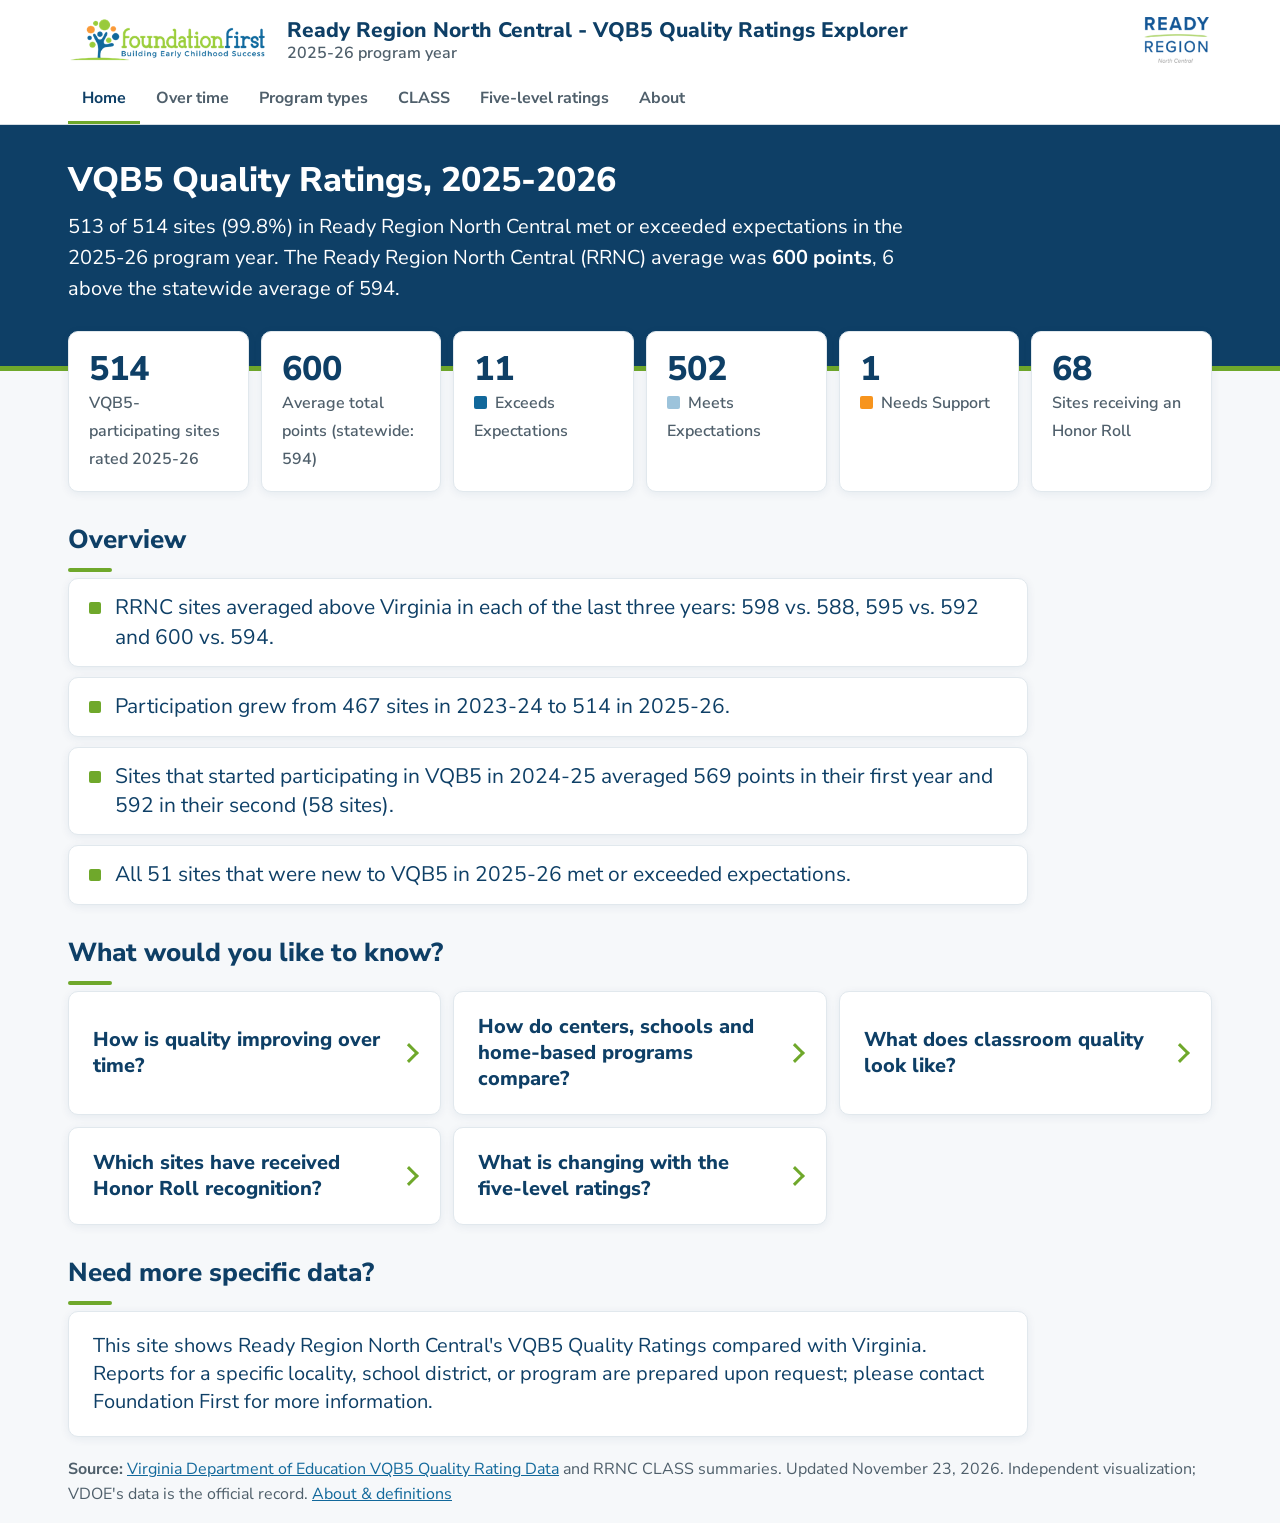
<file: site/index.html>
<!doctype html>
<html lang="en"><head><meta charset="utf-8"><meta name="viewport" content="width=device-width,initial-scale=1">
<title>Home · RRNC Quality Ratings Dashboard</title><link rel="stylesheet" href="style.css">
</head>
<body>
<div class="hero"><div class="wrap">
 <h2>VQB5 Quality Ratings, 2025-2026</h2>
 <p id="callout"></p>
</div></div>
<main class="wrap">
<div class="kpis" id="stats"></div>
<section><h2>Overview</h2>
<ul class="tldr" id="tldr"></ul></section>

<section><h2>What would you like to know?</h2>
<div class="qgrid">
 <a class="qcard" href="over-time.html">How is quality improving over time?</a>
 <a class="qcard" href="types.html">How do centers, schools and home-based programs compare?</a>
 <a class="qcard" href="class.html">What does classroom quality look like?</a>
 <a class="qcard" href="types.html#honor">Which sites have received Honor Roll recognition?</a>
 <a class="qcard" href="five-level.html">What is changing with the five-level ratings?</a>
</div>
</section>

<section id="request"><h2>Need more specific data?</h2>
<div class="answer" style="font-size:20px">This site shows Ready Region North Central's VQB5 Quality Ratings compared with Virginia. Reports for a specific locality, school district, or program are prepared upon request; <span id="reqline"></span></div>
</section>
</main>
<script src="common.js"></script>
<script>
const YRS = ['2023-24', '2024-25', '2025-26'];
const REQUEST_EMAIL = '';   // set to the address people should write to
function draw() {
  $('#reqline').innerHTML = REQUEST_EMAIL ? `Email <a href="mailto:${REQUEST_EMAIL}?subject=VQB5%20report%20request">${REQUEST_EMAIL}</a> to ask for one.` : 'please contact Foundation First for more information.';
  const S = SUMMARY, cur = S.years['2025-26'], st = S.statewide['2025-26'], n = cur.n, curL = levelsFromBins(cur.bins), last = LEVELS.length - 1;
  const diff = Math.round(cur.avg - st.avg), honorTotal = S.honor['2025-26']._unique, r = Math.round;
  if (scaleKey === 'three') {
    const meets = curL[1] + curL[2];
    $('#callout').innerHTML = `${meets} of ${n} sites (${(100 * meets / n).toFixed(1)}%) in Ready Region North Central met or exceeded expectations in the 2025-26 program year. The Ready Region North Central (RRNC) average was <b>${r(cur.avg)} points</b>, ${diff} above the statewide average of ${r(st.avg)}.`;
  } else {
    const top2 = curL[last] + curL[last - 1], big = curL.indexOf(Math.max(...curL));
    $('#callout').innerHTML = `${pc(top2, n)} of RRNC sites scored 600 or higher in the 2025-26 program year. The Ready Region North Central (RRNC) average was <b>${r(cur.avg)} points</b>, ${diff} above the statewide average of ${r(st.avg)}. The largest group (${curL[big]} sites) is at the ${LEVELS[big].name} level.`;
  }
  $('#stats').innerHTML = kpis([
    [fmt(n), 'VQB5-participating sites rated 2025-26'],
    [r(cur.avg), `Average total points (statewide: ${r(st.avg)})`],
    ...DESC.map(i => [fmt(curL[i]), LEVELS[i].name, LEVELS[i].color]),
    [fmt(honorTotal), 'Sites receiving an Honor Roll'],
  ]);

  // the short version: only statements the numbers support, each stated as a plain fact
  const rr = YRS.map(y => S.years[y].avg), va = YRS.map(y => S.statewide[y].avg), T = S.tenure.all, nl = levelsFromBins(S.newSites.newBins);
  const items = [];
  if (rr.every((v, i) => v > va[i])) items.push(`RRNC sites averaged above Virginia in each of the last three years: ${r(rr[0])} vs. ${r(va[0])}, ${r(rr[1])} vs. ${r(va[1])} and ${r(rr[2])} vs. ${r(va[2])}.`);
  items.push(`Participation grew from ${S.years['2023-24'].n} sites in 2023-24 to ${S.years['2025-26'].n} in 2025-26.`);
  items.push(`Sites that started participating in VQB5 in 2024-25 averaged ${r(T.second.avgFirstYear)} points in their first year and ${r(T.second.avg)} in their second (${T.second.n} sites).`);
  if (scaleKey === 'three' && nl[0] === 0) items.push(`All ${S.newSites.n} sites that were new to VQB5 in 2025-26 met or exceeded expectations.`);
  $('#tldr').innerHTML = items.map(t => `<li>${t}</li>`).join('');
}
init('summary', draw, {filters: false, summary: true});
</script></body></html>
</file>
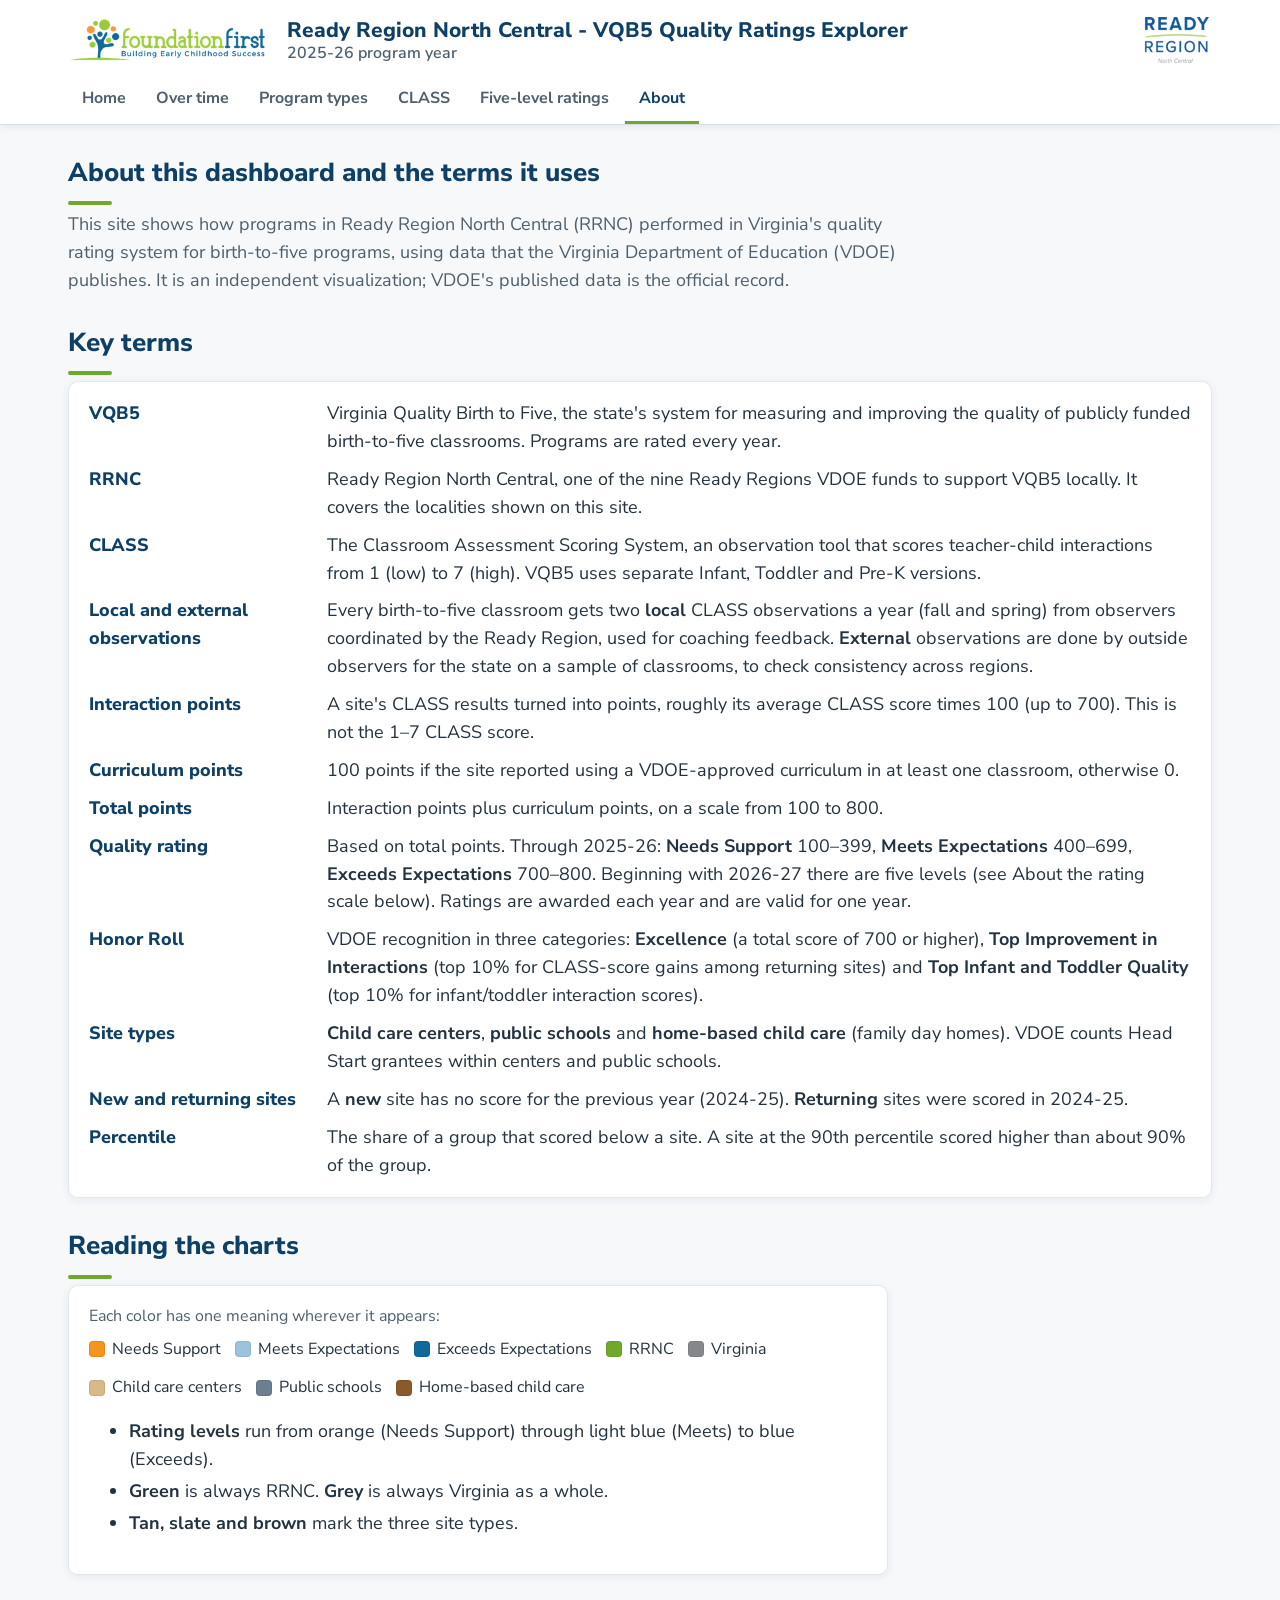
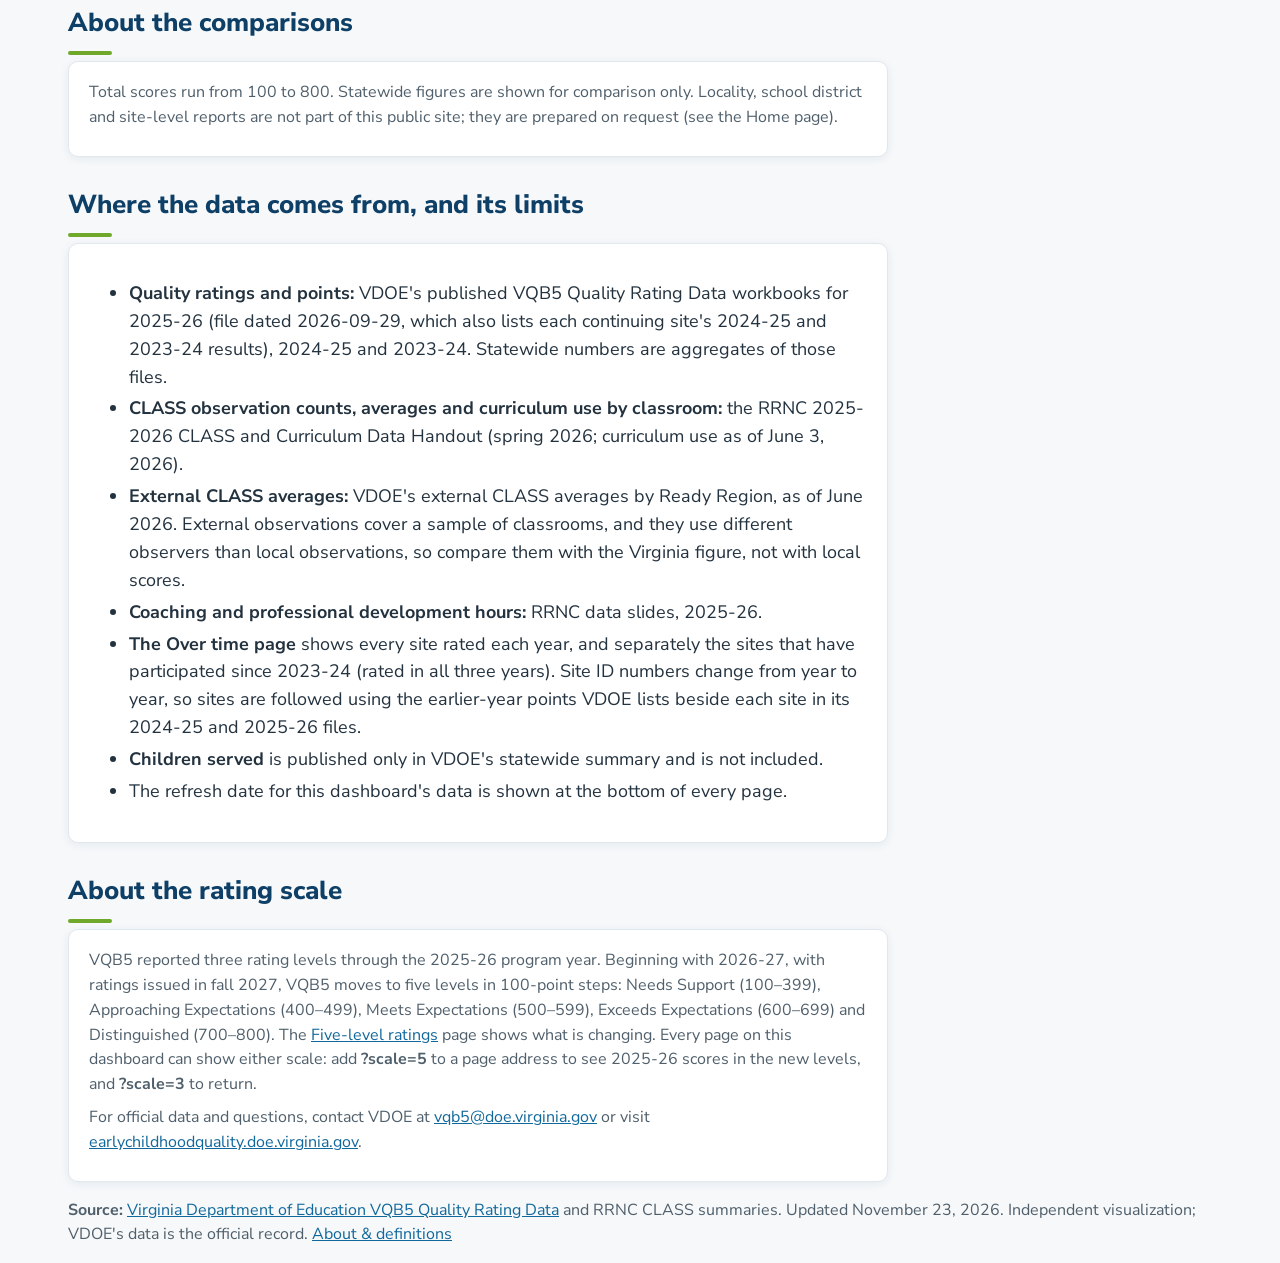
<file: site/about.html>
<!doctype html>
<html lang="en"><head><meta charset="utf-8"><meta name="viewport" content="width=device-width,initial-scale=1">
<title>About &amp; definitions · RRNC Quality Ratings Dashboard</title><link rel="stylesheet" href="style.css">
<style>
.gloss{display:grid;grid-template-columns:minmax(150px,220px) 1fr;gap:10px 18px;margin:0}
.gloss dt{font-weight:800;color:var(--navy)}.gloss dd{margin:0}
.key{display:flex;gap:14px;flex-wrap:wrap;margin:6px 0 4px;font-size:16px}
.key span{display:inline-flex;align-items:center;gap:7px}.key i{width:16px;height:16px;border-radius:4px;display:inline-block;border:1px solid rgba(0,0,0,.08)}
.prose{max-width:820px}.prose li{margin:4px 0}
@media(max-width:640px){.gloss{grid-template-columns:1fr;gap:2px}.gloss dd{margin-bottom:10px}}
</style></head>
<body>
<main class="wrap">
<section><h2>About this dashboard and the terms it uses</h2>
<p class="lead">This site shows how programs in Ready Region North Central (RRNC) performed in Virginia's quality rating system for birth-to-five programs, using data that the Virginia Department of Education (VDOE) publishes. It is an independent visualization; VDOE's published data is the official record.</p></section>

<section><h2>Key terms</h2>
<div class="card"><dl class="gloss">
<dt>VQB5</dt><dd>Virginia Quality Birth to Five, the state's system for measuring and improving the quality of publicly funded birth-to-five classrooms. Programs are rated every year.</dd>
<dt>RRNC</dt><dd>Ready Region North Central, one of the nine Ready Regions VDOE funds to support VQB5 locally. It covers the localities shown on this site.</dd>
<dt>CLASS</dt><dd>The Classroom Assessment Scoring System, an observation tool that scores teacher-child interactions from 1 (low) to 7 (high). VQB5 uses separate Infant, Toddler and Pre-K versions.</dd>
<dt>Local and external observations</dt><dd>Every birth-to-five classroom gets two <b>local</b> CLASS observations a year (fall and spring) from observers coordinated by the Ready Region, used for coaching feedback. <b>External</b> observations are done by outside observers for the state on a sample of classrooms, to check consistency across regions.</dd>
<dt>Interaction points</dt><dd>A site's CLASS results turned into points, roughly its average CLASS score times 100 (up to 700). This is not the 1–7 CLASS score.</dd>
<dt>Curriculum points</dt><dd>100 points if the site reported using a VDOE-approved curriculum in at least one classroom, otherwise 0.</dd>
<dt>Total points</dt><dd>Interaction points plus curriculum points, on a scale from 100 to 800.</dd>
<dt>Quality rating</dt><dd>Based on total points. Through 2025-26: <b>Needs Support</b> 100–399, <b>Meets Expectations</b> 400–699, <b>Exceeds Expectations</b> 700–800. Beginning with 2026-27 there are five levels (see About the rating scale below). Ratings are awarded each year and are valid for one year.</dd>
<dt>Honor Roll</dt><dd>VDOE recognition in three categories: <b>Excellence</b> (a total score of 700 or higher), <b>Top Improvement in Interactions</b> (top 10% for CLASS-score gains among returning sites) and <b>Top Infant and Toddler Quality</b> (top 10% for infant/toddler interaction scores).</dd>
<dt>Site types</dt><dd><b>Child care centers</b>, <b>public schools</b> and <b>home-based child care</b> (family day homes). VDOE counts Head Start grantees within centers and public schools.</dd>
<dt>New and returning sites</dt><dd>A <b>new</b> site has no score for the previous year (2024-25). <b>Returning</b> sites were scored in 2024-25.</dd>
<dt>Percentile</dt><dd>The share of a group that scored below a site. A site at the 90th percentile scored higher than about 90% of the group.</dd>
</dl></div></section>

<section><h2>Reading the charts</h2>
<div class="card prose"><p>Each color has one meaning wherever it appears:</p>
<div class="key" id="key"></div>
<ul>
<li><b>Rating levels</b> run from orange (Needs Support) through light blue (Meets) to blue (Exceeds).</li>
<li><b>Green</b> is always RRNC. <b>Grey</b> is always Virginia as a whole.</li>
<li><b>Tan, slate and brown</b> mark the three site types.</li>
</ul></div></section>

<section><h2>About the comparisons</h2>
<div class="card prose"><p>Total scores run from 100 to 800. Statewide figures are shown for comparison only. Locality, school district and site-level reports are not part of this public site; they are prepared on request (see the Home page).</p></div></section>

<section><h2>Where the data comes from, and its limits</h2>
<div class="card prose"><ul>
<li><b>Quality ratings and points:</b> VDOE's published VQB5 Quality Rating Data workbooks for 2025-26 (file dated 2026-09-29, which also lists each continuing site's 2024-25 and 2023-24 results), 2024-25 and 2023-24. Statewide numbers are aggregates of those files.</li>
<li><b>CLASS observation counts, averages and curriculum use by classroom:</b> the RRNC 2025-2026 CLASS and Curriculum Data Handout (spring 2026; curriculum use as of June 3, 2026).</li>
<li><b>External CLASS averages:</b> VDOE's external CLASS averages by Ready Region, as of June 2026. External observations cover a sample of classrooms, and they use different observers than local observations, so compare them with the Virginia figure, not with local scores.</li>
<li><b>Coaching and professional development hours:</b> RRNC data slides, 2025-26.</li>
<li><b>The Over time page</b> shows every site rated each year, and separately the sites that have participated since 2023-24 (rated in all three years). Site ID numbers change from year to year, so sites are followed using the earlier-year points VDOE lists beside each site in its 2024-25 and 2025-26 files.</li>
<li><b>Children served</b> is published only in VDOE's statewide summary and is not included.</li>
<li>The refresh date for this dashboard's data is shown at the bottom of every page.</li>
</ul></div></section>

<section><h2>About the rating scale</h2>
<div class="card prose"><p>VQB5 reported three rating levels through the 2025-26 program year. Beginning with 2026-27, with ratings issued in fall 2027, VQB5 moves to five levels in 100-point steps: Needs Support (100–399), Approaching Expectations (400–499), Meets Expectations (500–599), Exceeds Expectations (600–699) and Distinguished (700–800). The <a href="five-level.html">Five-level ratings</a> page shows what is changing. Every page on this dashboard can show either scale: add <b>?scale=5</b> to a page address to see 2025-26 scores in the new levels, and <b>?scale=3</b> to return.</p>
<p>For official data and questions, contact VDOE at <a href="mailto:vqb5@doe.virginia.gov">vqb5@doe.virginia.gov</a> or visit <a href="https://earlychildhoodquality.doe.virginia.gov/quality-ratings/">earlychildhoodquality.doe.virginia.gov</a>.</p></div></section>
</main>
<script src="common.js"></script>
<script>
// color key is built from the same palette the charts use, so it cannot drift out of sync
const sw = (c, t) => `<span><i style="background:${c}"></i>${t}</span>`;
$('#key').innerHTML = LEVELS.map(l => sw(l.color, l.name)).join('') + sw(P.rrnc, 'RRNC') + sw(P.grey, 'Virginia') + TYPES.map(t => sw(TCOLOR[t], TLABEL[t])).join('');
init('about', () => {}, {filters: false});
</script></body></html>
</file>
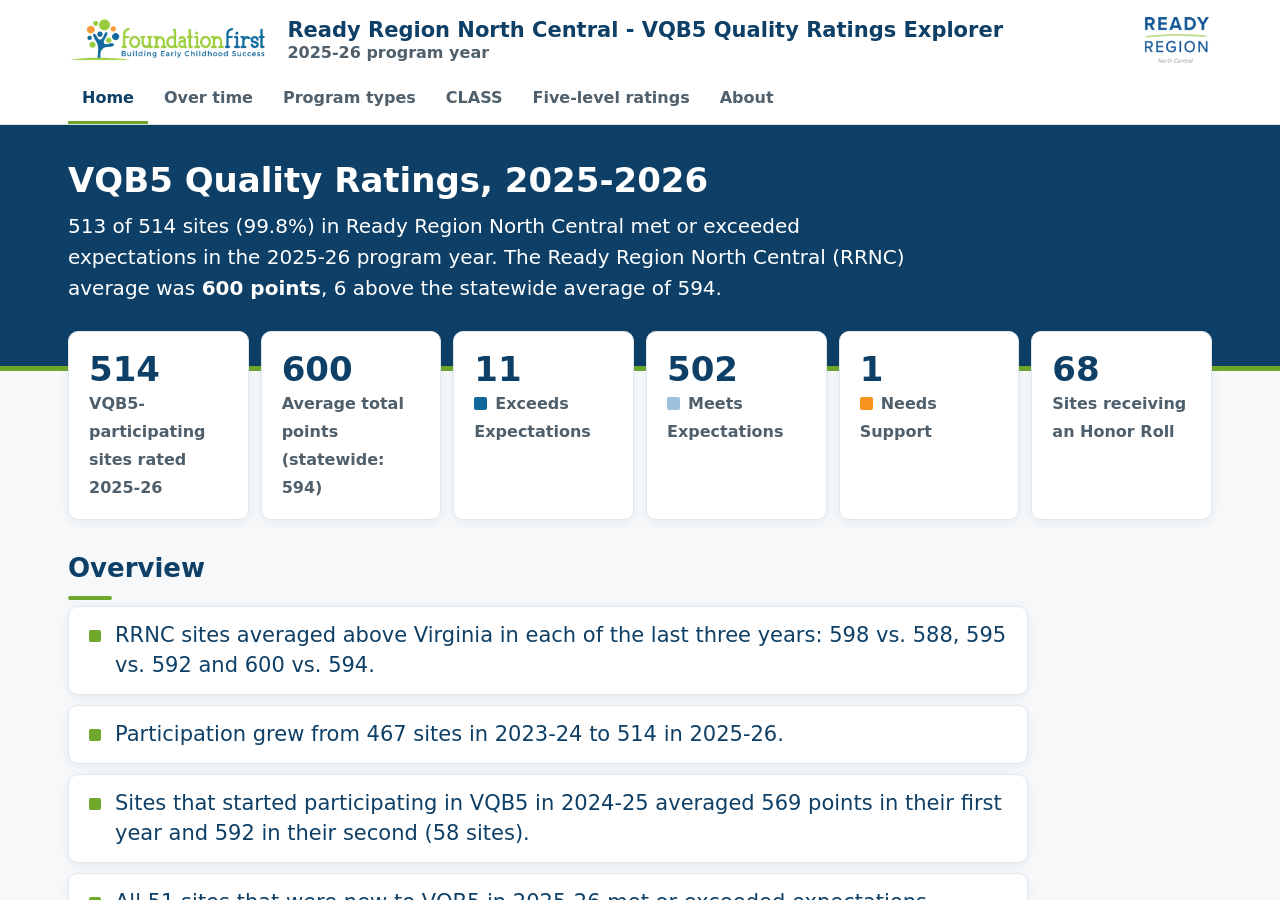
<file: site/compare.html>
<!doctype html><html lang="en"><head><meta charset="utf-8"><meta http-equiv="refresh" content="0;url=index.html#request"><link rel="canonical" href="index.html"><title>Moved</title></head><body><a href="index.html#request">Continue to the home page</a></body></html>
</file>
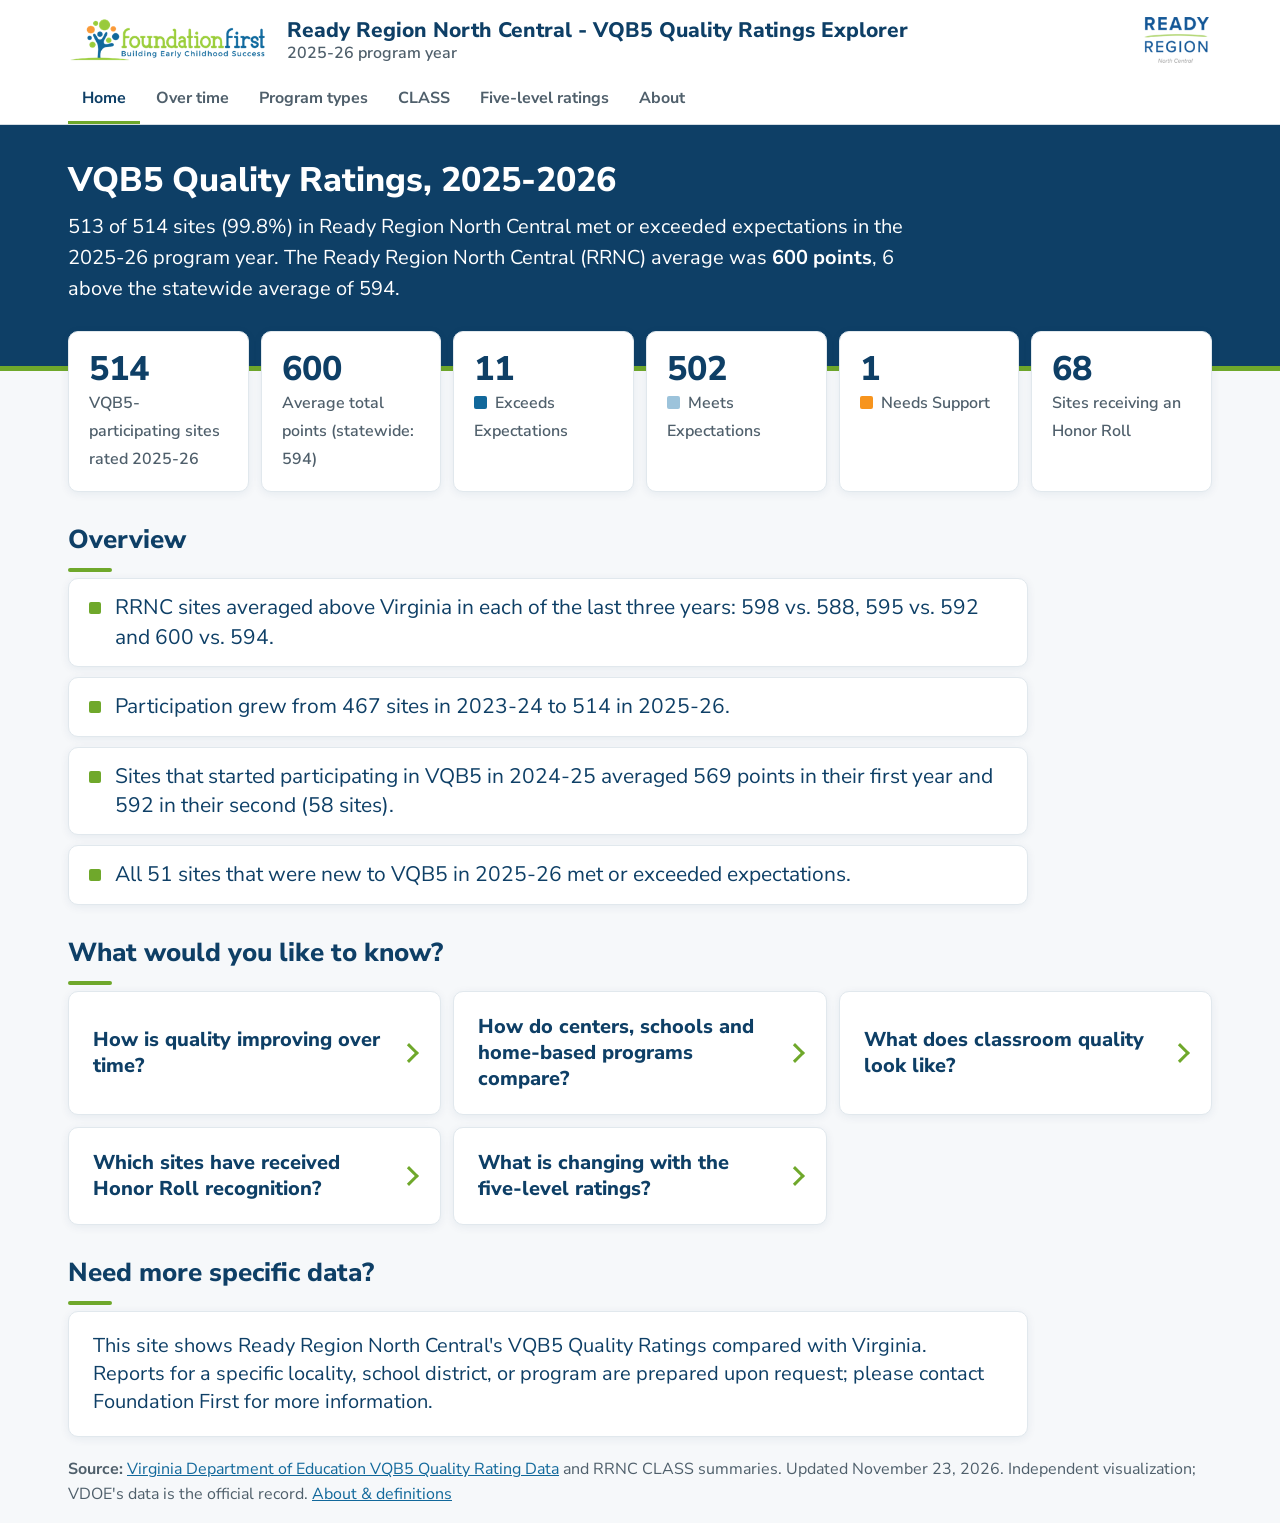
<file: site/explore.html>
<!doctype html>
<html lang="en"><head><meta charset="utf-8"><meta http-equiv="refresh" content="0; url=index.html"><title>Moved · RRNC Quality Ratings Dashboard</title></head><body style="font-family:system-ui,sans-serif;padding:24px"><p>This page has moved to <a href="index.html">index.html</a>.</p><script>var m={type:"types.html",county:"index.html#request",trends:"over-time.html",flow:"over-time.html",funding:"types.html",status:"over-time.html",honor:"types.html#honor",overall:"index.html"},p=new URLSearchParams(location.hash.slice(1)).get("preset");location.replace(m[p]||"index.html")</script></body></html>
</file>
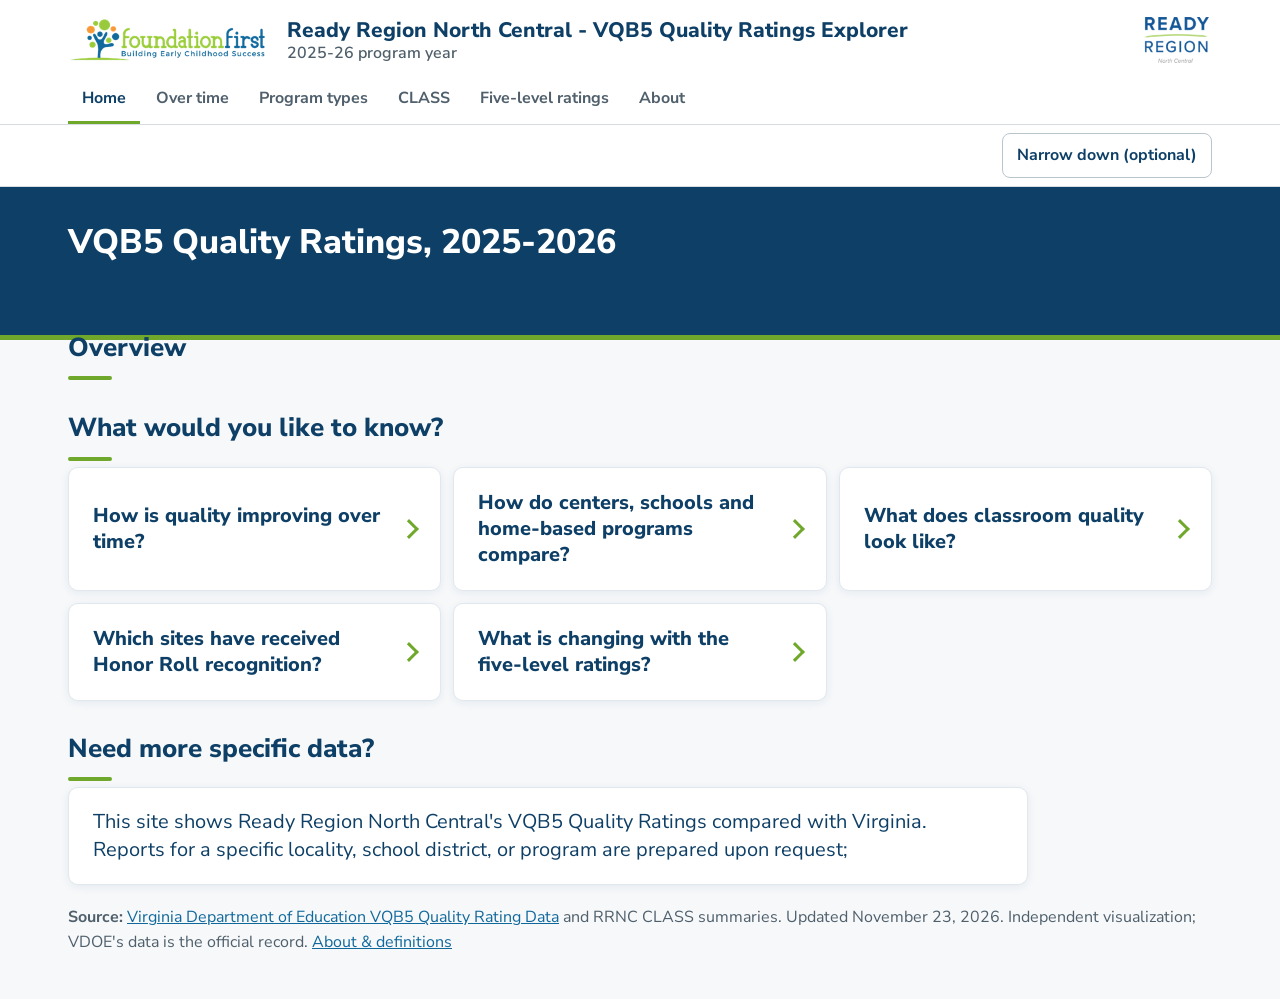
<file: site/ratings.html>
<!doctype html>
<html lang="en"><head><meta charset="utf-8"><meta http-equiv="refresh" content="0; url=locality.html"><title>Moved · RRNC Quality Ratings Dashboard</title></head><body style="font-family:system-ui,sans-serif;padding:24px"><p>This page has moved to <a href="locality.html">locality.html</a>.</p><script>location.replace("locality.html")</script></body></html>
</file>
<file: site/style.css>
/* Foundation First palette (sampled from the FF / Ready Region logos).
   Type scale: nothing on the site is smaller than 16px (charts: 14px axis text). */
:root{
  --blue:#11689B;--navy:#0E3F66;--rrnc:#6FA82B;--orange:#F7941D;
  --ink:#23323f;--mute:#4f5f6b;--line:#d5dde3;--bg:#f6f8fa;--card:#fff;
}
*{box-sizing:border-box}
html{scroll-behavior:smooth}
body{margin:0;background:var(--bg);color:var(--ink);font:18px/1.55 'Nunito Sans',system-ui,-apple-system,Segoe UI,Roboto,sans-serif}
a{color:var(--blue)}
.wrap{max-width:1180px;margin:0 auto;padding:0 18px}

header{background:#fff;border-bottom:1px solid var(--line);box-shadow:0 2px 8px rgba(14,63,102,.08)}
.brand{display:flex;align-items:center;gap:20px;flex-wrap:wrap;padding:14px 0 6px}
.brand img{height:48px;width:auto;display:block}
.brand h1{font-size:21px;line-height:1.25;margin:0;color:var(--navy);font-weight:800}
.brand h1 small{display:block;font-weight:600;color:var(--mute);font-size:16px}
.logos{margin-left:auto;display:flex;gap:14px;align-items:center}
nav{display:flex;gap:2px;flex-wrap:wrap;margin-top:4px}
nav a{padding:10px 14px;color:var(--mute);text-decoration:none;font-weight:700;font-size:16px;border-bottom:3px solid transparent}
nav a:hover{color:var(--navy)}
nav a.on{color:var(--navy);border-bottom-color:var(--rrnc)}

main{padding:22px 0 44px}
.hero{background:var(--navy);color:#fff;padding:34px 0 62px;border-bottom:5px solid var(--rrnc)}
.hero h2{margin:0 0 10px;font-size:34px;line-height:1.25;font-weight:800;max-width:980px}
.hero p{margin:0;max-width:860px;font-size:20px}

section{margin:28px 0 8px}
section>h2{font-size:26px;margin:0 0 6px;color:var(--navy);font-weight:800}
section>h2::after{content:"";display:block;width:44px;height:4px;background:var(--rrnc);border-radius:2px;margin-top:8px}
section>.lead{margin:0 0 14px;color:var(--mute);max-width:860px}

/* plain tiles and cards: thin border, small radius, no shadow */
.kpis{display:grid;grid-template-columns:repeat(auto-fit,minmax(168px,1fr));gap:12px;margin:0 0 20px}
.kpi,.card{background:var(--card);border:1px solid #e1e8ed;border-radius:10px;padding:18px 20px;box-shadow:0 2px 10px rgba(14,63,102,.07)}
.hero ~ main .kpis{margin-top:-40px}
.kpi b{display:block;font-size:34px;line-height:1.15;color:var(--navy);font-weight:800}
.kpi span{color:var(--mute);font-size:16px;font-weight:600}
.dot{display:inline-block;width:13px;height:13px;border-radius:2px;margin-right:8px;vertical-align:-1px}
.grid{display:grid;grid-template-columns:repeat(auto-fit,minmax(min(100%,500px),1fr));gap:16px}
.card h3{font-size:20px;margin:0 0 6px;color:var(--navy);font-weight:800}
.card p{margin:0 0 8px;color:var(--mute);font-size:16px}
.insight{margin:14px 0 0;color:var(--ink);font-size:17px;background:#eef4f8;border-radius:8px;padding:12px 16px}
.chart{width:100%;height:370px}.tall{height:480px}.short{height:310px}

/* the one-sentence answer on each page: just large text */
.answer{font-size:23px;line-height:1.4;color:var(--navy);margin:0 0 20px;max-width:960px;background:var(--card);border:1px solid #e1e8ed;border-radius:10px;padding:20px 24px;box-shadow:0 2px 10px rgba(14,63,102,.07)}
.answer b{font-weight:800}
.pick{background:var(--card);border:1px solid #e1e8ed;border-radius:10px;padding:16px 18px;margin:0 0 18px;max-width:660px;box-shadow:0 2px 10px rgba(14,63,102,.07)}
.pick label{font-size:17px;color:var(--navy)}
.pick select{font-size:18px;padding:10px 12px;width:100%}

/* Home: question list */
.qgrid{display:grid;grid-template-columns:repeat(auto-fit,minmax(min(100%,300px),1fr));gap:12px}
a.qcard{display:flex;align-items:center;justify-content:space-between;gap:14px;text-decoration:none;color:var(--navy);background:var(--card);border:1px solid #e1e8ed;border-radius:10px;padding:22px 24px;font-size:20px;font-weight:800;line-height:1.3;box-shadow:0 2px 10px rgba(14,63,102,.07);transition:transform .15s,box-shadow .15s,border-color .15s}
a.qcard::after{content:"";flex:none;width:11px;height:11px;border-right:3px solid var(--rrnc);border-top:3px solid var(--rrnc);transform:rotate(45deg)}
a.qcard:hover,a.qcard:focus-visible{border-color:var(--rrnc);transform:translateY(-2px);box-shadow:0 6px 16px rgba(14,63,102,.13)}

/* forms and buttons */
label{display:flex;flex-direction:column;font-size:16px;font-weight:700;color:var(--mute);gap:4px}
select,input[type=search]{font:inherit;font-size:16px;padding:9px 11px;border:1px solid #b9c5cd;border-radius:8px;background:#fff;color:var(--ink);min-width:0}
select:focus,input:focus,button:focus-visible,a:focus-visible{outline:3px solid #6FA82B88;outline-offset:1px}
button{font:inherit;font-size:16px;font-weight:700;padding:9px 14px;border:1px solid #b9c5cd;border-radius:8px;background:#fff;color:var(--navy);cursor:pointer}
button:hover{border-color:var(--navy)}
.seg,.viewseg{display:inline-flex;flex-wrap:wrap}
.seg button,.viewseg button{border-radius:0;margin-left:-1px}
.seg button:first-child,.viewseg button:first-child{border-radius:8px 0 0 8px;margin-left:0}
.seg button:last-child,.viewseg button:last-child{border-radius:0 8px 8px 0}
.seg button.on,.viewseg button.on{background:var(--navy);border-color:var(--navy);color:#fff}
.row{display:flex;gap:8px;align-items:center;flex-wrap:wrap;margin:0 0 10px}

/* tables: plain rules, no fills */
table{width:100%;border-collapse:collapse;font-size:16px}
th,td{padding:9px 8px;border-bottom:1px solid var(--line);text-align:left;vertical-align:middle;line-height:1.35}
th{color:var(--navy);font-weight:800;white-space:nowrap;background:#eef4f8;border-bottom:1px solid var(--line)}
th:first-child{border-radius:6px 0 0 6px}th:last-child{border-radius:0 6px 6px 0}
tbody tr:hover td{background:#f7fafc}
td:first-child,th:first-child{white-space:nowrap;padding-left:10px}
td.n,th.n{text-align:right;font-variant-numeric:tabular-nums;white-space:nowrap}
tbody tr:last-child td{border-bottom:0}
.tbl{overflow-x:auto;max-height:70vh;background:linear-gradient(to right,#fff 30%,rgba(255,255,255,0)),linear-gradient(to right,rgba(255,255,255,0),#fff 70%) 100% 0,radial-gradient(farthest-side at 0 50%,rgba(14,63,102,.22),rgba(0,0,0,0)),radial-gradient(farthest-side at 100% 50%,rgba(14,63,102,.22),rgba(0,0,0,0)) 100% 0;background-repeat:no-repeat;background-size:40px 100%,40px 100%,14px 100%,14px 100%;background-attachment:local,local,scroll,scroll}
.tbl.wrap1 td:first-child{white-space:normal;min-width:150px}

/* small print is still 16px */
.note,.small{color:var(--mute);font-size:16px}
.small{margin:6px 0 14px}
.smalln{color:var(--mute);font-size:16px;margin:0 0 12px}
footer{color:var(--mute);font-size:16px;padding:0 0 36px}
.more{margin-top:18px}.more summary{cursor:pointer;font-weight:800;color:var(--navy);padding:10px 0;font-size:18px}
.preview-banner{background:#fff4e0;border-bottom:1px solid #f3d29a;color:#6a3b00;font-size:16px;padding:8px 0}.preview-banner a{color:#6a3b00;font-weight:800}

/* filter bar (only used on pages that enable it) */
#filters{background:#fff;border-bottom:1px solid var(--line)}
#filters .bar{display:flex;align-items:center;justify-content:space-between;padding:8px 0;gap:10px;flex-wrap:wrap}
#count{color:var(--blue);font-weight:800;font-size:16px}
#filters .grid-f{display:none;grid-template-columns:repeat(auto-fit,minmax(190px,1fr));gap:10px;padding:8px 0 14px;align-items:end}
#filters.open .grid-f{display:grid}

@media(max-width:640px){
  body{font-size:17px}
  .hero{padding:26px 0 50px}.hero h2{font-size:26px}.hero p{font-size:18px}
  .hero ~ main .kpis{margin-top:-30px}
  .brand img.rr{display:none}.chart{height:340px}
  .kpis{grid-template-columns:repeat(2,1fr)}.kpi{padding:12px 14px}.kpi b{font-size:28px}
  nav{flex-wrap:nowrap;overflow-x:auto;-webkit-overflow-scrolling:touch}nav a{white-space:nowrap}
  .answer{font-size:21px}
}
@media print{#filters,nav,.seg,.viewseg{display:none}body{background:#fff}}

/* short-version list, chevron strip and highlighted table column */
.tldr{margin:0 0 22px;padding:0;list-style:none;max-width:960px}
.tldr li{font-size:21px;line-height:1.4;color:var(--navy);margin:0 0 10px;padding:14px 20px 14px 46px;position:relative;background:var(--card);border:1px solid #e1e8ed;border-radius:10px;box-shadow:0 2px 10px rgba(14,63,102,.07)}
.tldr li::before{content:"";position:absolute;left:20px;top:23px;width:12px;height:12px;background:var(--rrnc);border-radius:2px}
th.hl{background:#dfeccb;color:var(--navy)}
td.hl{background:#f2f8e8;font-weight:800}
.chevrons{display:grid;grid-template-columns:repeat(5,1fr);margin:6px 0 0}
.chev{padding:18px 26px 18px 34px;text-align:center;font-weight:800;font-size:18px;line-height:1.2;clip-path:polygon(0 0,calc(100% - 22px) 0,100% 50%,calc(100% - 22px) 100%,0 100%,22px 50%)}
.chev:first-child{clip-path:polygon(0 0,calc(100% - 22px) 0,100% 50%,calc(100% - 22px) 100%,0 100%)}
.chev small{display:block;font-size:16px;font-weight:700;margin-top:4px}
.chevtext{display:grid;grid-template-columns:repeat(5,1fr);margin:14px 0 0;text-align:center;color:var(--ink);font-size:16px;line-height:1.4}
.chevtext div{padding:0 12px}
@media(max-width:900px){.chevrons,.chevtext{grid-template-columns:1fr}.chev,.chev:first-child{clip-path:none;padding:14px}.chevtext div{padding:8px 0 14px}}
@media(max-width:640px){.tldr li{font-size:18px}}
</file>
